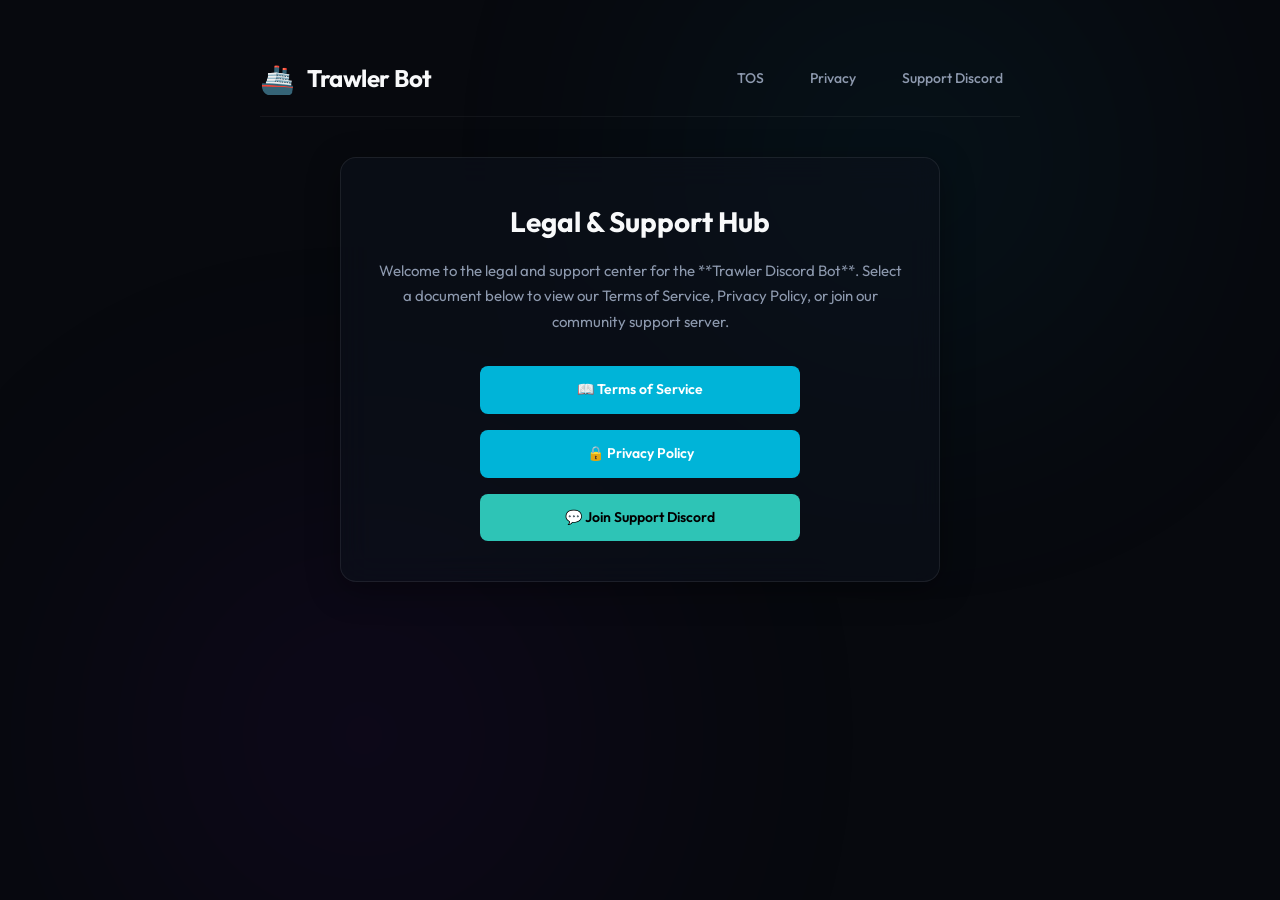
<file: index.html>
<!DOCTYPE html>
<html lang="en">
<head>
  <meta charset="UTF-8">
  <meta name="viewport" content="width=device-width, initial-scale=1.0">
  <title>Legal & Support - Trawler Bot</title>
  <link rel="stylesheet" href="style.css">
  <link rel="preconnect" href="https://fonts.googleapis.com">
  <link rel="preconnect" href="https://fonts.gstatic.com" crossorigin>
  <link href="https://fonts.googleapis.com/css2?family=Fira+Code:wght@400;500&family=Outfit:wght@400;500;700&display=swap" rel="stylesheet">
</head>
<body>
  <div class="glow-container">
    <div class="glow-orb" id="orb-1"></div>
    <div class="glow-orb" id="orb-2"></div>
  </div>

  <div class="dashboard-wrapper">
    <header class="header">
      <div class="header-logo">
        <span class="emoji">🚢</span>
        <h1>Trawler Bot</h1>
      </div>
      <nav class="nav-links">
        <a href="tos.html" class="nav-link">TOS</a>
        <a href="privacy.html" class="nav-link">Privacy</a>
        <a href="https://discord.gg/8xbdB6uzEd" target="_blank" class="nav-link">Support Discord</a>
      </nav>
    </header>

    <section class="controls-panel glass" style="line-height: 1.7; padding: 40px 32px; max-width: 600px; margin: 40px auto 0 auto; text-align: center;">
      <h2 style="font-size: 28px; color: var(--text-primary); margin-bottom: 12px; text-transform: none; font-weight: 700;">Legal & Support Hub</h2>
      <p style="color: var(--text-muted); font-size: 15px; margin-bottom: 32px;">
        Welcome to the legal and support center for the **Trawler Discord Bot**. Select a document below to view our Terms of Service, Privacy Policy, or join our community support server.
      </p>
      
      <div style="display: flex; flex-direction: column; gap: 16px; max-width: 320px; margin: 0 auto;">
        <a href="tos.html" style="display: flex; align-items: center; justify-content: center; gap: 10px; padding: 12px 24px; border-radius: 8px; font-weight: 600; font-size: 14px; color: #fff; background-color: var(--accent-color); text-decoration: none; transition: opacity 0.2s;">
          📖 Terms of Service
        </a>
        <a href="privacy.html" style="display: flex; align-items: center; justify-content: center; gap: 10px; padding: 12px 24px; border-radius: 8px; font-weight: 600; font-size: 14px; color: #fff; background-color: var(--accent-color); text-decoration: none; transition: opacity 0.2s;">
          🔒 Privacy Policy
        </a>
        <a href="https://discord.gg/8xbdB6uzEd" target="_blank" style="display: flex; align-items: center; justify-content: center; gap: 10px; padding: 12px 24px; border-radius: 8px; font-weight: 600; font-size: 14px; color: #000; background-color: var(--accent-success); text-decoration: none; transition: opacity 0.2s;">
          💬 Join Support Discord
        </a>
      </div>
    </section>
  </div>
</body>
</html>
</file>
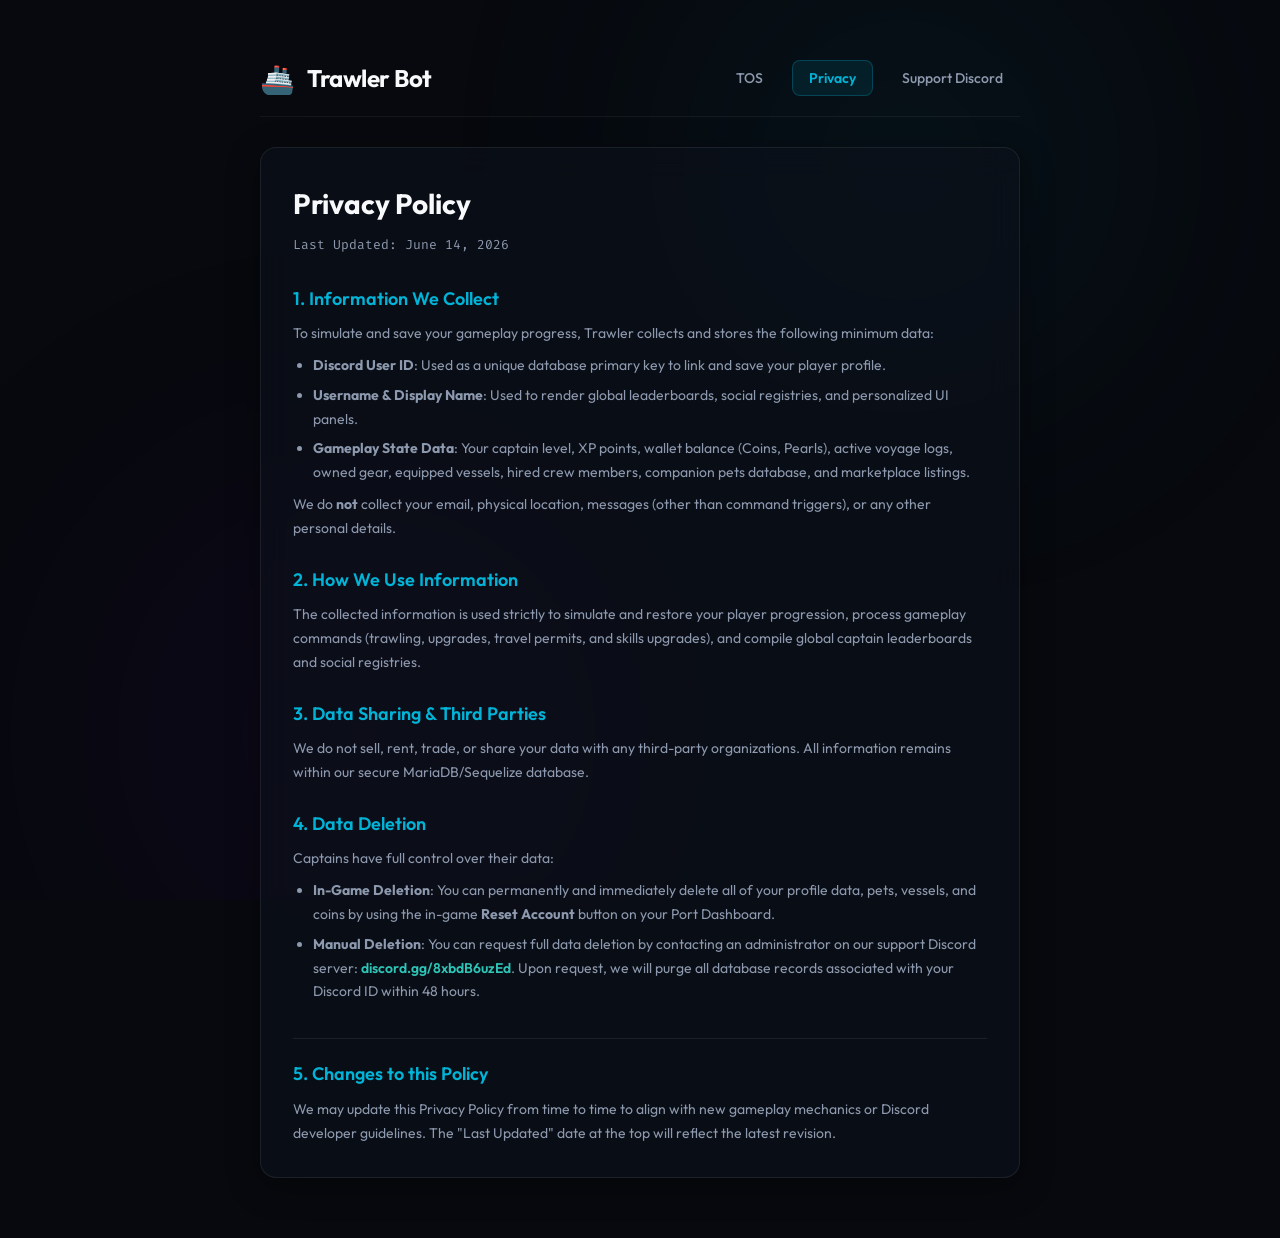
<file: privacy.html>
<!DOCTYPE html>
<html lang="en">
<head>
  <meta charset="UTF-8">
  <meta name="viewport" content="width=device-width, initial-scale=1.0">
  <title>Privacy Policy - Trawler Bot</title>
  <link rel="stylesheet" href="style.css">
  <link rel="preconnect" href="https://fonts.googleapis.com">
  <link rel="preconnect" href="https://fonts.gstatic.com" crossorigin>
  <link href="https://fonts.googleapis.com/css2?family=Fira+Code:wght@400;500&family=Outfit:wght@400;500;700&display=swap" rel="stylesheet">
</head>
<body>
  <div class="glow-container">
    <div class="glow-orb" id="orb-1"></div>
    <div class="glow-orb" id="orb-2"></div>
  </div>

  <div class="dashboard-wrapper">
    <header class="header">
      <div class="header-logo">
        <span class="emoji">🚢</span>
        <h1>Trawler Bot</h1>
      </div>
      <nav class="nav-links">
        <a href="tos.html" class="nav-link">TOS</a>
        <a href="privacy.html" class="nav-link active">Privacy</a>
        <a href="https://discord.gg/8xbdB6uzEd" target="_blank" class="nav-link">Support Discord</a>
      </nav>
    </header>

    <section class="controls-panel glass" style="line-height: 1.7; padding: 32px; max-width: 800px; margin: 0 auto;">
      <h2 style="font-size: 28px; color: var(--text-primary); margin-bottom: 6px; text-transform: none; font-weight: 700;">Privacy Policy</h2>
      <p style="color: var(--text-muted); font-size: 13px; margin-bottom: 28px; font-family: var(--font-mono);">Last Updated: June 14, 2026</p>
      
      <div style="display: flex; flex-direction: column; gap: 24px;">
        <div>
          <h3 style="font-size: 18px; color: var(--accent-color); margin-bottom: 8px; font-weight: 600;">1. Information We Collect</h3>
          <p style="color: var(--text-muted); font-size: 14px;">To simulate and save your gameplay progress, Trawler collects and stores the following minimum data:</p>
          <ul style="color: var(--text-muted); font-size: 14px; margin-left: 20px; margin-top: 8px; display: flex; flex-direction: column; gap: 6px;">
            <li><strong>Discord User ID</strong>: Used as a unique database primary key to link and save your player profile.</li>
            <li><strong>Username & Display Name</strong>: Used to render global leaderboards, social registries, and personalized UI panels.</li>
            <li><strong>Gameplay State Data</strong>: Your captain level, XP points, wallet balance (Coins, Pearls), active voyage logs, owned gear, equipped vessels, hired crew members, companion pets database, and marketplace listings.</li>
          </ul>
          <p style="color: var(--text-muted); font-size: 14px; margin-top: 8px;">We do <strong>not</strong> collect your email, physical location, messages (other than command triggers), or any other personal details.</p>
        </div>

        <div>
          <h3 style="font-size: 18px; color: var(--accent-color); margin-bottom: 8px; font-weight: 600;">2. How We Use Information</h3>
          <p style="color: var(--text-muted); font-size: 14px;">The collected information is used strictly to simulate and restore your player progression, process gameplay commands (trawling, upgrades, travel permits, and skills upgrades), and compile global captain leaderboards and social registries.</p>
        </div>

        <div>
          <h3 style="font-size: 18px; color: var(--accent-color); margin-bottom: 8px; font-weight: 600;">3. Data Sharing & Third Parties</h3>
          <p style="color: var(--text-muted); font-size: 14px;">We do not sell, rent, trade, or share your data with any third-party organizations. All information remains within our secure MariaDB/Sequelize database.</p>
        </div>

        <div>
          <h3 style="font-size: 18px; color: var(--accent-color); margin-bottom: 8px; font-weight: 600;">4. Data Deletion</h3>
          <p style="color: var(--text-muted); font-size: 14px;">Captains have full control over their data:</p>
          <ul style="color: var(--text-muted); font-size: 14px; margin-left: 20px; margin-top: 8px; display: flex; flex-direction: column; gap: 6px;">
            <li><strong>In-Game Deletion</strong>: You can permanently and immediately delete all of your profile data, pets, vessels, and coins by using the in-game <strong>Reset Account</strong> button on your Port Dashboard.</li>
            <li><strong>Manual Deletion</strong>: You can request full data deletion by contacting an administrator on our support Discord server: <a href="https://discord.gg/8xbdB6uzEd" target="_blank" class="discord-link">discord.gg/8xbdB6uzEd</a>. Upon request, we will purge all database records associated with your Discord ID within 48 hours.</li>
          </ul>
        </div>

        <div style="border-top: 1px solid rgba(255, 255, 255, 0.08); padding-top: 20px; margin-top: 10px;">
          <h3 style="font-size: 18px; color: var(--accent-color); margin-bottom: 8px; font-weight: 600;">5. Changes to this Policy</h3>
          <p style="color: var(--text-muted); font-size: 14px;">We may update this Privacy Policy from time to time to align with new gameplay mechanics or Discord developer guidelines. The "Last Updated" date at the top will reflect the latest revision.</p>
        </div>
      </div>
    </section>
  </div>
</body>
</html>
</file>
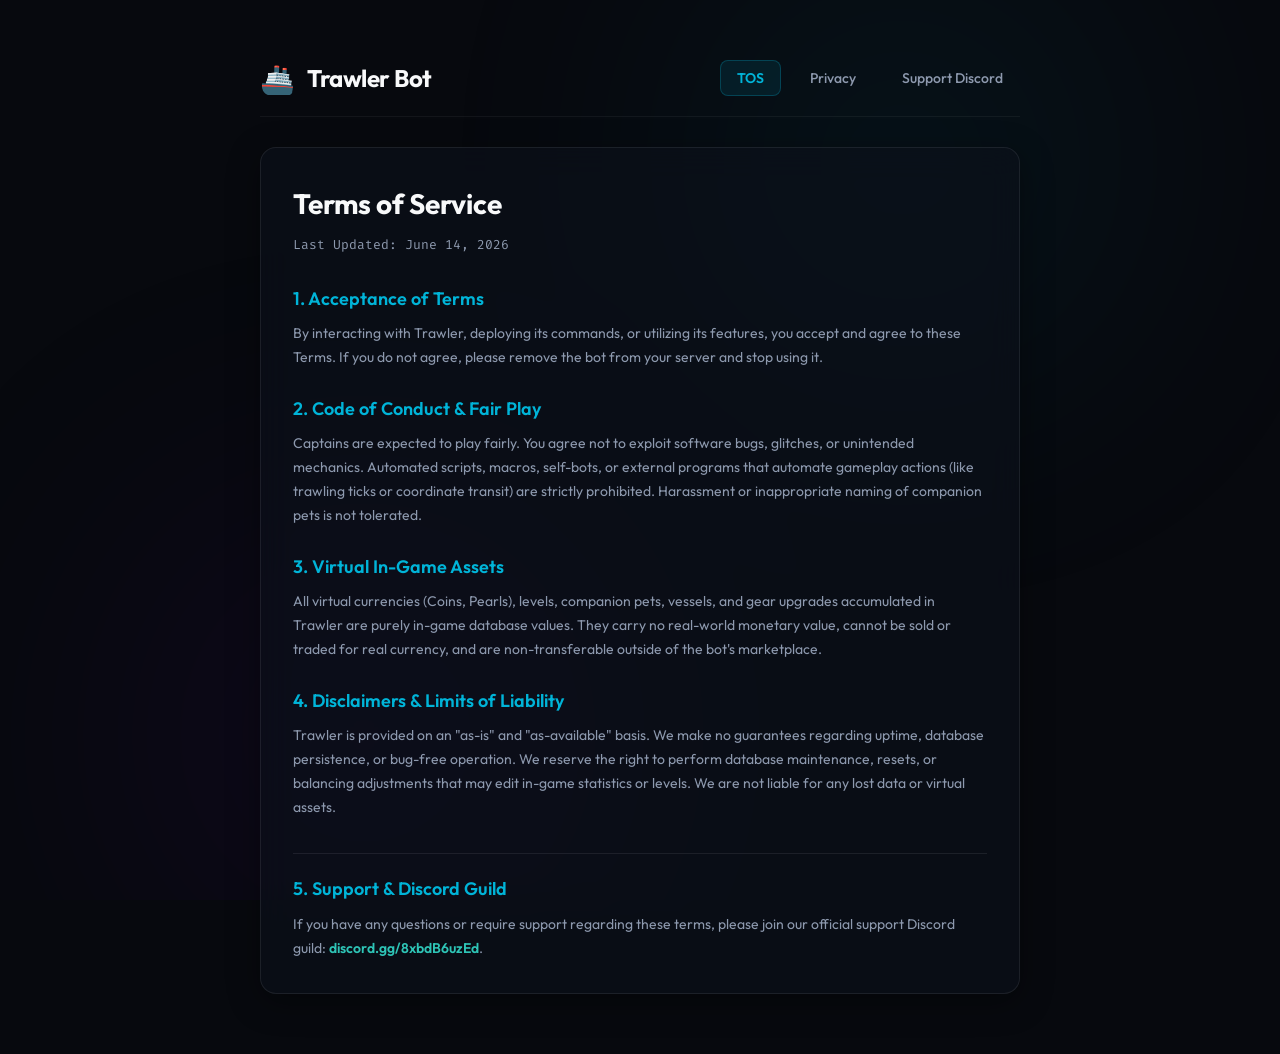
<file: tos.html>
<!DOCTYPE html>
<html lang="en">
<head>
  <meta charset="UTF-8">
  <meta name="viewport" content="width=device-width, initial-scale=1.0">
  <title>Terms of Service - Trawler Bot</title>
  <link rel="stylesheet" href="style.css">
  <link rel="preconnect" href="https://fonts.googleapis.com">
  <link rel="preconnect" href="https://fonts.gstatic.com" crossorigin>
  <link href="https://fonts.googleapis.com/css2?family=Fira+Code:wght@400;500&family=Outfit:wght@400;500;700&display=swap" rel="stylesheet">
</head>
<body>
  <div class="glow-container">
    <div class="glow-orb" id="orb-1"></div>
    <div class="glow-orb" id="orb-2"></div>
  </div>

  <div class="dashboard-wrapper">
    <header class="header">
      <div class="header-logo">
        <span class="emoji">🚢</span>
        <h1>Trawler Bot</h1>
      </div>
      <nav class="nav-links">
        <a href="tos.html" class="nav-link active">TOS</a>
        <a href="privacy.html" class="nav-link">Privacy</a>
        <a href="https://discord.gg/8xbdB6uzEd" target="_blank" class="nav-link">Support Discord</a>
      </nav>
    </header>

    <section class="controls-panel glass">
      <h2 style="font-size: 28px; color: var(--text-primary); margin-bottom: 6px; text-transform: none; font-weight: 700;">Terms of Service</h2>
      <p style="color: var(--text-muted); font-size: 13px; margin-bottom: 28px; font-family: var(--font-mono);">Last Updated: June 14, 2026</p>
      
      <div style="display: flex; flex-direction: column; gap: 24px;">
        <div>
          <h3 style="font-size: 18px; color: var(--accent-color); margin-bottom: 8px; font-weight: 600;">1. Acceptance of Terms</h3>
          <p style="color: var(--text-muted); font-size: 14px;">By interacting with Trawler, deploying its commands, or utilizing its features, you accept and agree to these Terms. If you do not agree, please remove the bot from your server and stop using it.</p>
        </div>

        <div>
          <h3 style="font-size: 18px; color: var(--accent-color); margin-bottom: 8px; font-weight: 600;">2. Code of Conduct & Fair Play</h3>
          <p style="color: var(--text-muted); font-size: 14px;">Captains are expected to play fairly. You agree not to exploit software bugs, glitches, or unintended mechanics. Automated scripts, macros, self-bots, or external programs that automate gameplay actions (like trawling ticks or coordinate transit) are strictly prohibited. Harassment or inappropriate naming of companion pets is not tolerated.</p>
        </div>

        <div>
          <h3 style="font-size: 18px; color: var(--accent-color); margin-bottom: 8px; font-weight: 600;">3. Virtual In-Game Assets</h3>
          <p style="color: var(--text-muted); font-size: 14px;">All virtual currencies (Coins, Pearls), levels, companion pets, vessels, and gear upgrades accumulated in Trawler are purely in-game database values. They carry no real-world monetary value, cannot be sold or traded for real currency, and are non-transferable outside of the bot's marketplace.</p>
        </div>

        <div>
          <h3 style="font-size: 18px; color: var(--accent-color); margin-bottom: 8px; font-weight: 600;">4. Disclaimers & Limits of Liability</h3>
          <p style="color: var(--text-muted); font-size: 14px;">Trawler is provided on an "as-is" and "as-available" basis. We make no guarantees regarding uptime, database persistence, or bug-free operation. We reserve the right to perform database maintenance, resets, or balancing adjustments that may edit in-game statistics or levels. We are not liable for any lost data or virtual assets.</p>
        </div>

        <div style="border-top: 1px solid rgba(255, 255, 255, 0.08); padding-top: 20px; margin-top: 10px;">
          <h3 style="font-size: 18px; color: var(--accent-color); margin-bottom: 8px; font-weight: 600;">5. Support & Discord Guild</h3>
          <p style="color: var(--text-muted); font-size: 14px;">If you have any questions or require support regarding these terms, please join our official support Discord guild: <a href="https://discord.gg/8xbdB6uzEd" target="_blank" class="discord-link">discord.gg/8xbdB6uzEd</a>.</p>
        </div>
      </div>
    </section>
  </div>
</body>
</html>
</file>
<file: style.css>
:root {
  --bg-color: #07090e;
  --panel-bg: rgba(13, 17, 28, 0.6);
  --panel-border: rgba(255, 255, 255, 0.08);
  --accent-color: #00b4d8;
  --accent-success: #2ec4b6;
  --accent-danger: #e71d36;
  --accent-warning: #ffb703;
  --text-primary: #f8f9fa;
  --text-muted: #8d99ae;
  --font-sans: 'Outfit', sans-serif;
  --font-mono: 'Fira Code', monospace;
}

* {
  box-sizing: border-box;
  margin: 0;
  padding: 0;
}

body {
  background-color: var(--bg-color);
  color: var(--text-primary);
  font-family: var(--font-sans);
  overflow-x: hidden;
  min-height: 100vh;
}

/* Background Glowing Orbs */
.glow-container {
  position: fixed;
  top: 0;
  left: 0;
  width: 100%;
  height: 100%;
  pointer-events: none;
  z-index: -1;
  overflow: hidden;
}

.glow-orb {
  position: absolute;
  border-radius: 50%;
  filter: blur(140px);
  opacity: 0.15;
}

#orb-1 {
  top: -10%;
  right: 10%;
  width: 500px;
  height: 500px;
  background: radial-gradient(circle, var(--accent-color) 0%, transparent 80%);
}

#orb-2 {
  bottom: -15%;
  left: 5%;
  width: 600px;
  height: 600px;
  background: radial-gradient(circle, #7209b7 0%, transparent 80%);
}

/* Page Layout Wrapper */
.dashboard-wrapper {
  max-width: 800px;
  margin: 0 auto;
  padding: 60px 20px;
}

/* Glassmorphism panel styling */
.glass {
  background: var(--panel-bg);
  backdrop-filter: blur(16px);
  -webkit-backdrop-filter: blur(16px);
  border: 1px solid var(--panel-border);
  border-radius: 16px;
  box-shadow: 0 8px 32px 0 rgba(0, 0, 0, 0.37);
}

/* Header */
.header {
  display: flex;
  justify-content: space-between;
  align-items: center;
  margin-bottom: 30px;
  padding-bottom: 20px;
  border-bottom: 1px solid rgba(255, 255, 255, 0.05);
}

.header-logo {
  display: flex;
  align-items: center;
  gap: 12px;
}

.header-logo h1 {
  font-size: 24px;
  font-weight: 700;
  letter-spacing: -0.5px;
}

.header-logo .emoji {
  font-size: 28px;
}

/* Navigation Links */
.nav-links {
  display: flex;
  gap: 12px;
}

.nav-link {
  color: var(--text-muted);
  text-decoration: none;
  font-weight: 500;
  font-size: 14px;
  padding: 8px 16px;
  border-radius: 8px;
  border: 1px solid transparent;
  transition: all 0.2s ease;
}

.nav-link:hover {
  color: var(--text-primary);
  background: rgba(255, 255, 255, 0.05);
}

.nav-link.active {
  color: var(--accent-color);
  background: rgba(0, 180, 216, 0.1);
  border: 1px solid rgba(0, 180, 216, 0.25);
  font-weight: 600;
}

.controls-panel {
  padding: 32px;
  line-height: 1.7;
}

a.discord-link {
  color: var(--accent-success);
  text-decoration: none;
  font-weight: 600;
  transition: opacity 0.2s;
}

a.discord-link:hover {
  opacity: 0.8;
}
</file>
